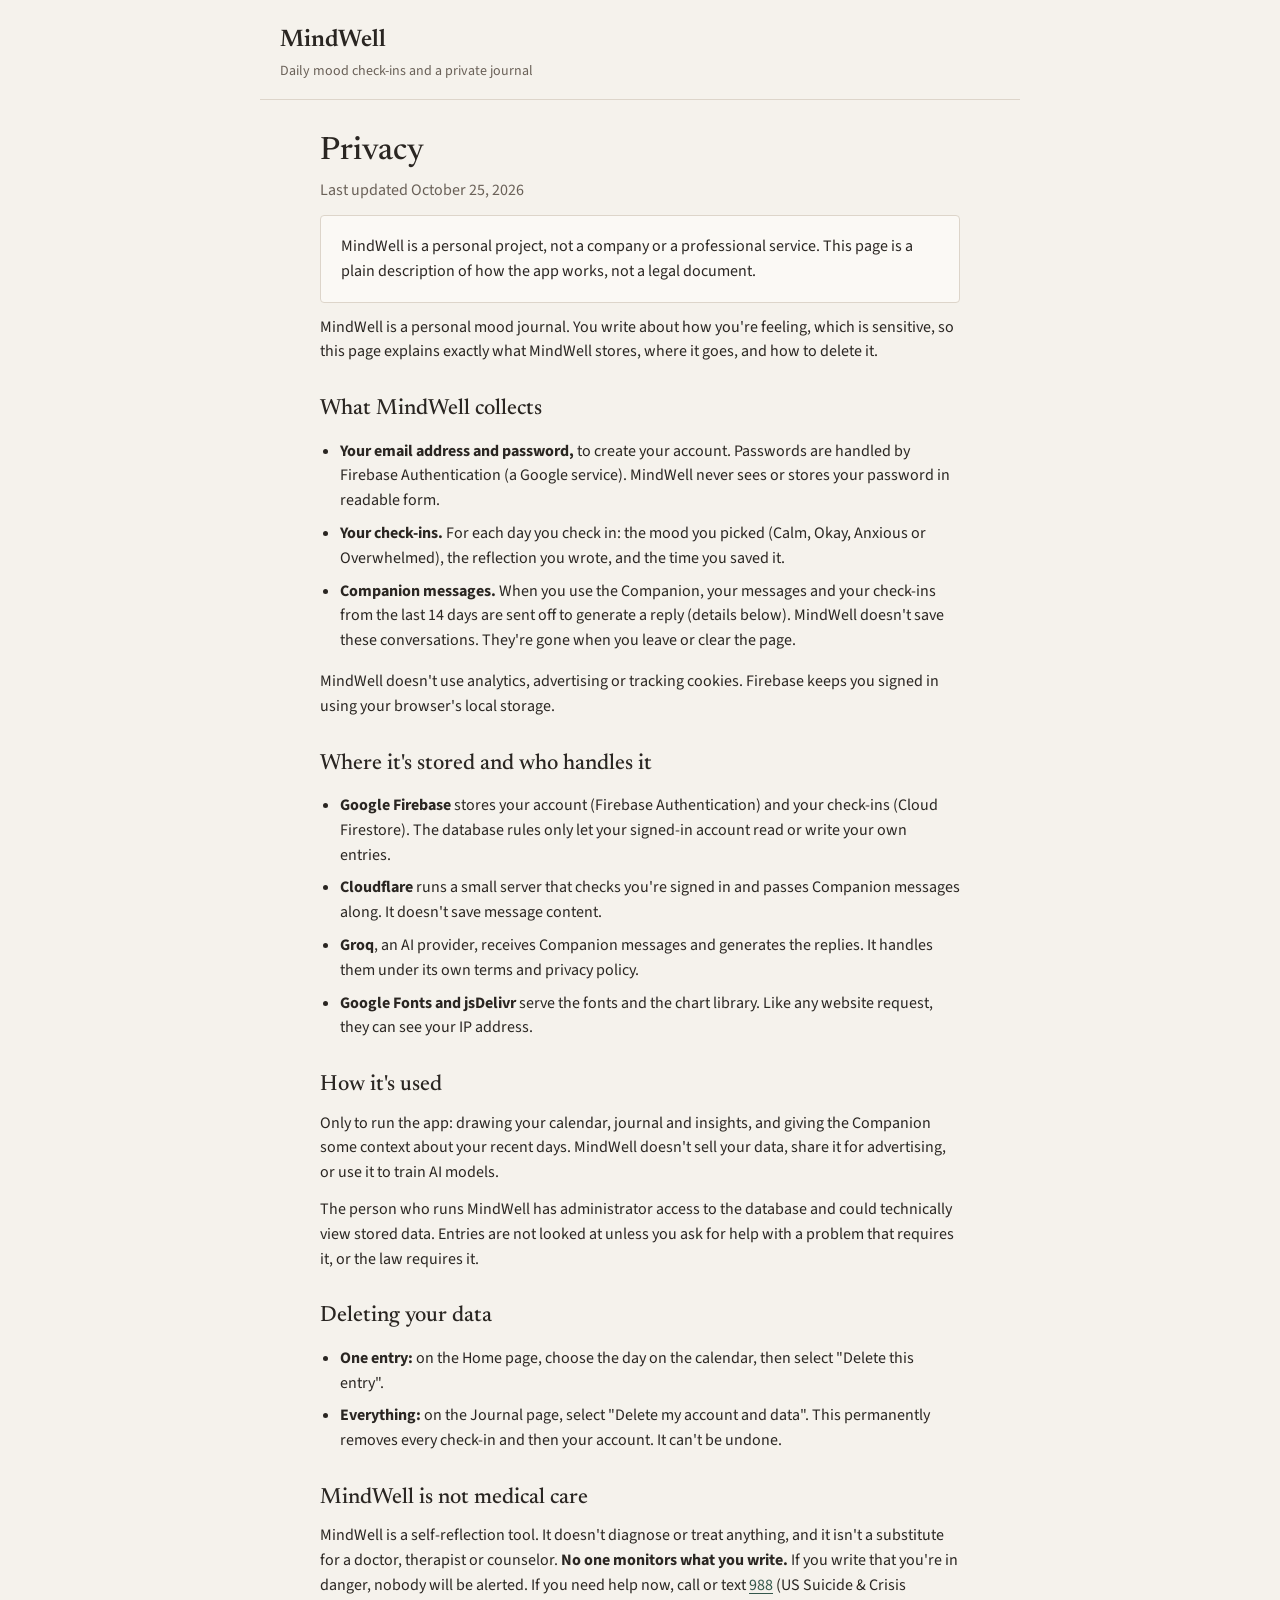
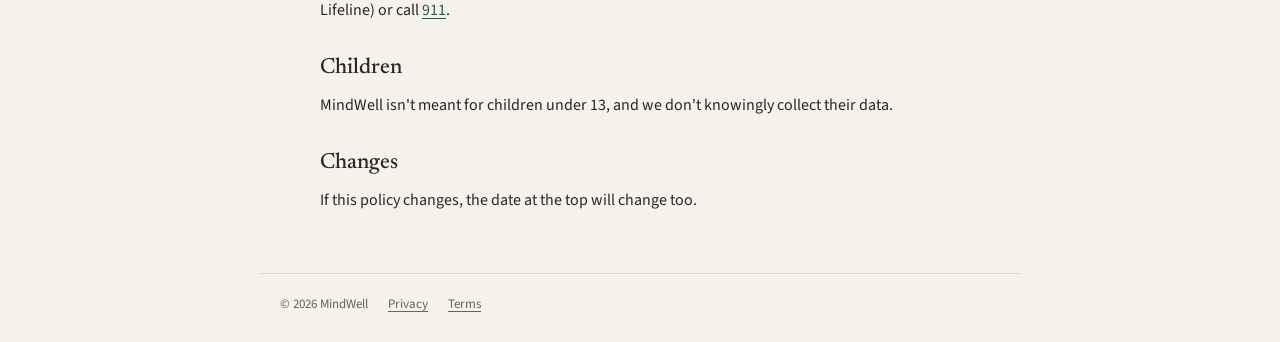
<file: privacy.html>
<!DOCTYPE html>
<html lang="en">
<head>
  <meta charset="UTF-8">
  <meta name="viewport" content="width=device-width, initial-scale=1">
  <title>Privacy · MindWell</title>
  <link rel="preconnect" href="https://fonts.googleapis.com">
  <link rel="preconnect" href="https://fonts.gstatic.com" crossorigin>
  <link rel="stylesheet" href="https://fonts.googleapis.com/css2?family=Newsreader:opsz,wght@6..72,500;6..72,600&family=Source+Sans+3:wght@400;600&display=swap">
  <link rel="stylesheet" href="styles.css">
</head>
<body>
  <header class="site-header">
    <div class="brand">
      <a class="wordmark" href="index.html">MindWell</a>
      <p class="tagline">Daily mood check-ins and a private journal</p>
    </div>
  </header>

  <main class="legal">
    <h1>Privacy</h1>
    <p class="muted">Last updated October 25, 2026</p>
    <p class="panel">
      MindWell is a personal project, not a company or a professional service. This page is a
      plain description of how the app works, not a legal document.
    </p>

    <p>
      MindWell is a personal mood journal. You write about how you're feeling, which is
      sensitive, so this page explains exactly what MindWell stores, where it goes, and how
      to delete it.
    </p>

    <h2>What MindWell collects</h2>
    <ul>
      <li>
        <strong>Your email address and password,</strong> to create your account. Passwords
        are handled by Firebase Authentication (a Google service). MindWell never sees or
        stores your password in readable form.
      </li>
      <li>
        <strong>Your check-ins.</strong> For each day you check in: the mood you picked
        (Calm, Okay, Anxious or Overwhelmed), the reflection you wrote, and the time you saved it.
      </li>
      <li>
        <strong>Companion messages.</strong> When you use the Companion, your messages and your
        check-ins from the last 14 days are sent off to generate a reply (details below).
        MindWell doesn't save these conversations. They're gone when you leave or clear the page.
      </li>
    </ul>
    <p>
      MindWell doesn't use analytics, advertising or tracking cookies. Firebase keeps you
      signed in using your browser's local storage.
    </p>

    <h2>Where it's stored and who handles it</h2>
    <ul>
      <li>
        <strong>Google Firebase</strong> stores your account (Firebase Authentication) and your
        check-ins (Cloud Firestore). The database rules only let your signed-in account read or
        write your own entries.
      </li>
      <li>
        <strong>Cloudflare</strong> runs a small server that checks you're signed in and passes
        Companion messages along. It doesn't save message content.
      </li>
      <li>
        <strong>Groq</strong>, an AI provider, receives Companion messages and generates the
        replies. It handles them under its own terms and privacy policy.
      </li>
      <li>
        <strong>Google Fonts and jsDelivr</strong> serve the fonts and the chart library. Like
        any website request, they can see your IP address.
      </li>
    </ul>

    <h2>How it's used</h2>
    <p>
      Only to run the app: drawing your calendar, journal and insights, and giving the
      Companion some context about your recent days. MindWell doesn't sell your data, share it
      for advertising, or use it to train AI models.
    </p>
    <p>
      The person who runs MindWell has administrator access to the database and could
      technically view stored data. Entries are not looked at unless you ask for help with a
      problem that requires it, or the law requires it.
    </p>

    <h2>Deleting your data</h2>
    <ul>
      <li>
        <strong>One entry:</strong> on the Home page, choose the day on the calendar, then
        select "Delete this entry".
      </li>
      <li>
        <strong>Everything:</strong> on the Journal page, select "Delete my account and data".
        This permanently removes every check-in and then your account. It can't be undone.
      </li>
    </ul>

    <h2>MindWell is not medical care</h2>
    <p>
      MindWell is a self-reflection tool. It doesn't diagnose or treat anything, and it isn't a
      substitute for a doctor, therapist or counselor. <strong>No one monitors what you write.</strong>
      If you write that you're in danger, nobody will be alerted. If you need help now, call or
      text <a href="tel:988">988</a> (US Suicide &amp; Crisis Lifeline) or call
      <a href="tel:911">911</a>.
    </p>

    <h2>Children</h2>
    <p>MindWell isn't meant for children under 13, and we don't knowingly collect their data.</p>

    <h2>Changes</h2>
    <p>If this policy changes, the date at the top will change too.</p>
  </main>

  <footer class="site-footer">
    <span>© 2026 MindWell</span>
    <a href="privacy.html" aria-current="page">Privacy</a>
    <a href="terms.html">Terms</a>
  </footer>
</body>
</html>
</file>
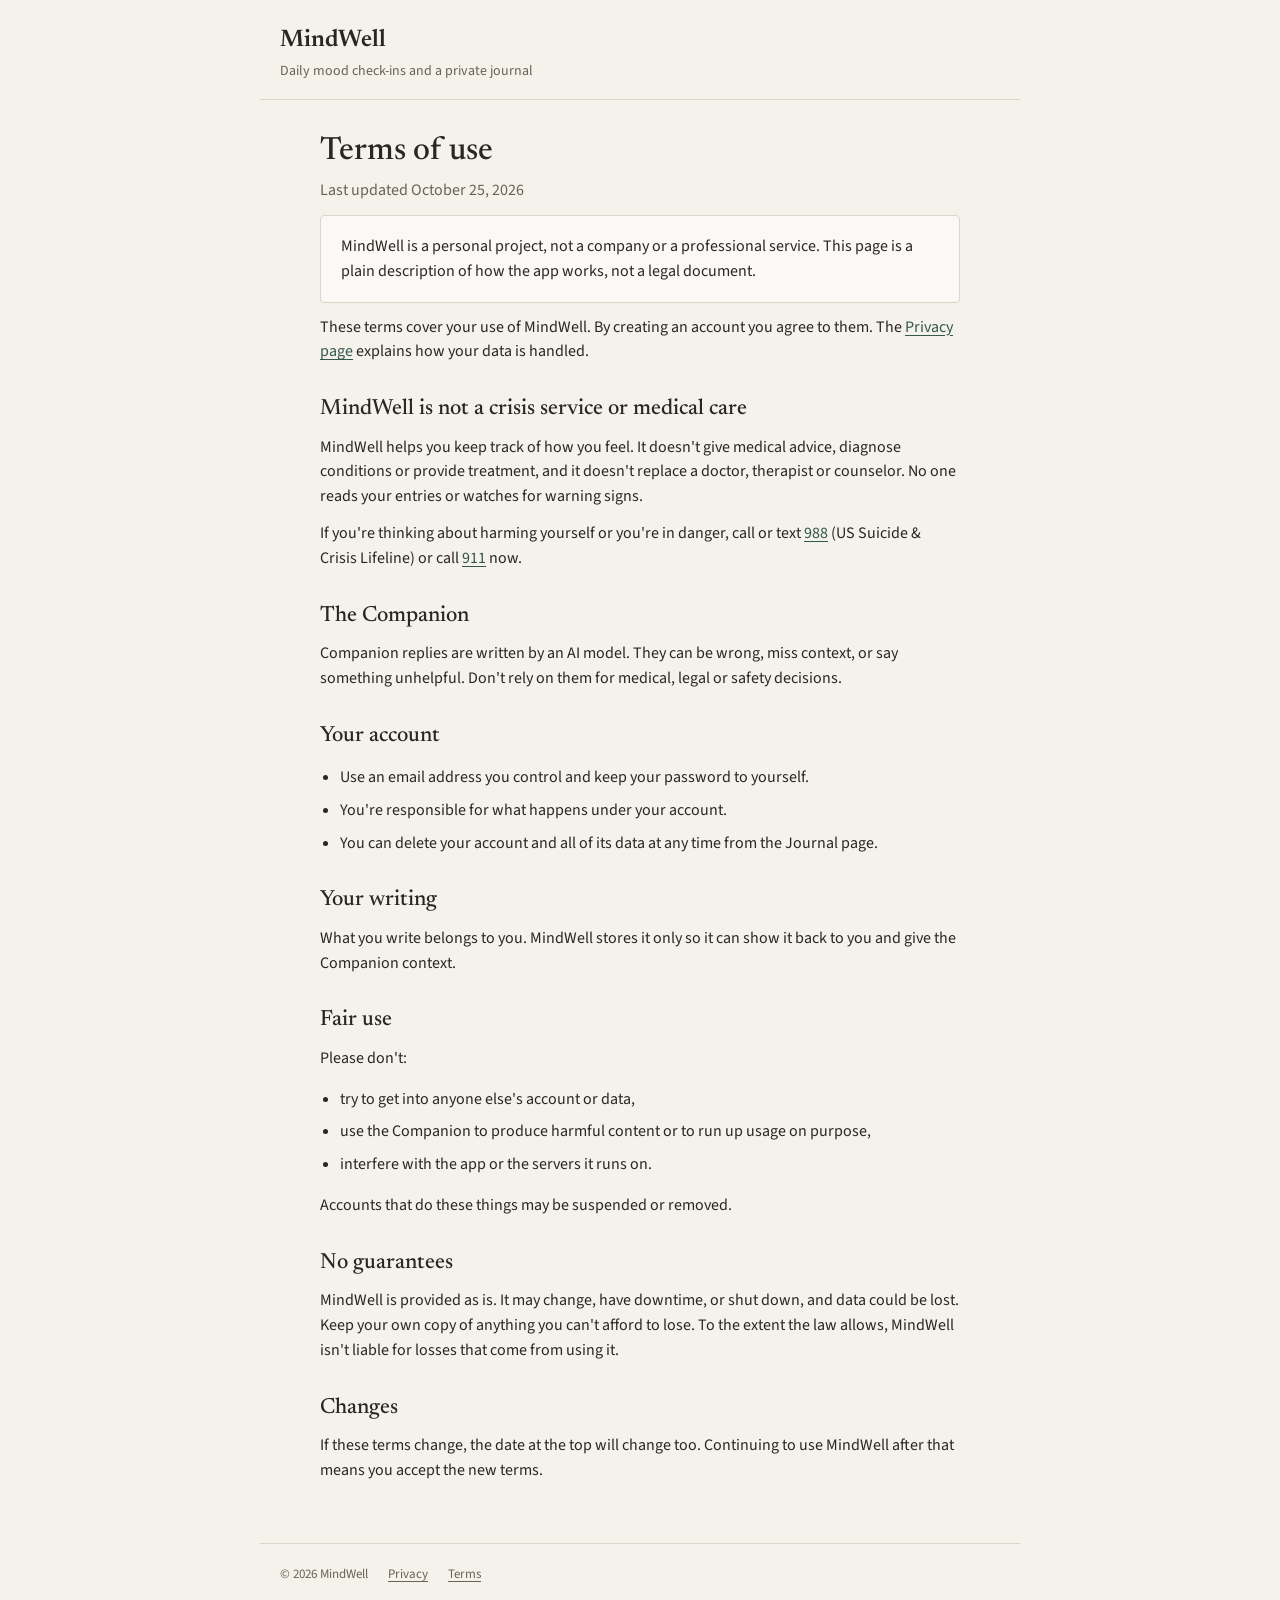
<file: terms.html>
<!DOCTYPE html>
<html lang="en">
<head>
  <meta charset="UTF-8">
  <meta name="viewport" content="width=device-width, initial-scale=1">
  <title>Terms · MindWell</title>
  <link rel="preconnect" href="https://fonts.googleapis.com">
  <link rel="preconnect" href="https://fonts.gstatic.com" crossorigin>
  <link rel="stylesheet" href="https://fonts.googleapis.com/css2?family=Newsreader:opsz,wght@6..72,500;6..72,600&family=Source+Sans+3:wght@400;600&display=swap">
  <link rel="stylesheet" href="styles.css">
</head>
<body>
  <header class="site-header">
    <div class="brand">
      <a class="wordmark" href="index.html">MindWell</a>
      <p class="tagline">Daily mood check-ins and a private journal</p>
    </div>
  </header>

  <main class="legal">
    <h1>Terms of use</h1>
    <p class="muted">Last updated October 25, 2026</p>
    <p class="panel">
      MindWell is a personal project, not a company or a professional service. This page is a
      plain description of how the app works, not a legal document.
    </p>

    <p>
      These terms cover your use of MindWell. By creating an account you agree to them. The
      <a href="privacy.html">Privacy page</a> explains how your data is handled.
    </p>

    <h2>MindWell is not a crisis service or medical care</h2>
    <p>
      MindWell helps you keep track of how you feel. It doesn't give medical advice, diagnose
      conditions or provide treatment, and it doesn't replace a doctor, therapist or counselor.
      No one reads your entries or watches for warning signs.
    </p>
    <p>
      If you're thinking about harming yourself or you're in danger, call or text
      <a href="tel:988">988</a> (US Suicide &amp; Crisis Lifeline) or call
      <a href="tel:911">911</a> now.
    </p>

    <h2>The Companion</h2>
    <p>
      Companion replies are written by an AI model. They can be wrong, miss context, or say
      something unhelpful. Don't rely on them for medical, legal or safety decisions.
    </p>

    <h2>Your account</h2>
    <ul>
      <li>Use an email address you control and keep your password to yourself.</li>
      <li>You're responsible for what happens under your account.</li>
      <li>You can delete your account and all of its data at any time from the Journal page.</li>
    </ul>

    <h2>Your writing</h2>
    <p>
      What you write belongs to you. MindWell stores it only so it can show it back to you and
      give the Companion context.
    </p>

    <h2>Fair use</h2>
    <p>Please don't:</p>
    <ul>
      <li>try to get into anyone else's account or data,</li>
      <li>use the Companion to produce harmful content or to run up usage on purpose,</li>
      <li>interfere with the app or the servers it runs on.</li>
    </ul>
    <p>Accounts that do these things may be suspended or removed.</p>

    <h2>No guarantees</h2>
    <p>
      MindWell is provided as is. It may change, have downtime, or shut down, and data could be
      lost. Keep your own copy of anything you can't afford to lose. To the extent the law
      allows, MindWell isn't liable for losses that come from using it.
    </p>

    <h2>Changes</h2>
    <p>If these terms change, the date at the top will change too. Continuing to use MindWell after that means you accept the new terms.</p>
  </main>

  <footer class="site-footer">
    <span>© 2026 MindWell</span>
    <a href="privacy.html">Privacy</a>
    <a href="terms.html" aria-current="page">Terms</a>
  </footer>
</body>
</html>
</file>
<file: styles.css>
/* ==========================================================================
   MindWell styles
   One stylesheet for every page. Page-specific rules are grouped at the
   bottom under a heading per page.
   ========================================================================== */

:root {
  --bg: #f5f2ec;
  --surface: #fbf9f5;
  --surface-sunk: #ede8e0;
  --text: #2a2622;
  --text-muted: #574f47;
  --text-dim: #6a6158;
  --line: #ddd5ca;
  --line-strong: #bfb5a7;

  --accent: #34574c;
  --accent-hover: #284439;
  --accent-tint: #e2eae5;
  --danger: #973c33;

  --radius: 4px;

  --serif: "Newsreader", Georgia, "Times New Roman", serif;
  --sans: "Source Sans 3", "Segoe UI", system-ui, sans-serif;

  /* Mood colors. The solid tone marks swatches, bars and chart points; the
     tint fills calendar days and badges behind dark text; the wash is the
     faint background the check-in panel takes on when a mood is picked. */
  --calm: #5b7f8f;
  --calm-tint: #dbe5ea;
  --calm-wash: #eef3f4;
  --okay: #7b8752;
  --okay-tint: #e3e7d3;
  --okay-wash: #f1f3e9;
  --anxious: #b2713f;
  --anxious-tint: #f0dfcc;
  --anxious-wash: #f8f0e6;
  --overwhelmed: #9b5450;
  --overwhelmed-tint: #ecd6d3;
  --overwhelmed-wash: #f6ecea;
}

/* --------------------------------------------------------------------------
   Base
   -------------------------------------------------------------------------- */

*, *::before, *::after { box-sizing: border-box; }

/* Class rules like .btn set display, which would otherwise beat [hidden]. */
[hidden] { display: none !important; }

body {
  margin: 0;
  min-height: 100vh;
  display: flex;
  flex-direction: column;
  background: var(--bg);
  color: var(--text);
  font-family: var(--sans);
  font-size: 16px;
  line-height: 1.55;
}

h1, h2, h3 {
  font-family: var(--serif);
  font-weight: 500;
  line-height: 1.2;
  color: var(--text);
}
h1 { font-size: 32px; margin: 0 0 8px; }
h2 { font-size: 22px; margin: 32px 0 12px; }
h3 { font-size: 18px; margin: 24px 0 10px; }

p { margin: 0 0 12px; }

a { color: var(--accent); text-underline-offset: 3px; }
a:hover { color: var(--accent-hover); }

::selection { background: var(--accent-tint); }

:focus-visible {
  outline: 2px solid var(--accent);
  outline-offset: 2px;
}

.lede { color: var(--text-muted); margin-bottom: 24px; }
.muted { color: var(--text-dim); }

.visually-hidden {
  position: absolute;
  width: 1px; height: 1px;
  overflow: hidden;
  clip: rect(0 0 0 0);
  white-space: nowrap;
}

/* --------------------------------------------------------------------------
   Header, nav, footer
   -------------------------------------------------------------------------- */

.site-header {
  width: 100%;
  max-width: 760px;
  margin: 0 auto;
  padding: 22px 20px 16px;
  display: flex;
  flex-wrap: wrap;
  align-items: baseline;
  justify-content: space-between;
  gap: 12px 24px;
  border-bottom: 1px solid var(--line);
}

.wordmark {
  font-family: var(--serif);
  font-size: 24px;
  font-weight: 600;
  color: var(--text);
  text-decoration: none;
}
.wordmark:hover { color: var(--text); }

.tagline { margin: 2px 0 0; font-size: 14px; color: var(--text-dim); }

.site-nav {
  display: flex;
  flex-wrap: wrap;
  gap: 4px 18px;
  font-size: 15px;
}
.site-nav a {
  color: var(--text-muted);
  text-decoration: none;
}
.site-nav a:hover { color: var(--text); text-decoration: underline; }
.site-nav a[aria-current="page"] {
  color: var(--text);
  font-weight: 600;
  text-decoration: underline;
  text-decoration-thickness: 1px;
  text-underline-offset: 6px;
}

.account {
  width: 100%;
  display: flex;
  justify-content: flex-end;
  align-items: baseline;
  gap: 14px;
  font-size: 13px;
  color: var(--text-dim);
}

.site-footer {
  width: 100%;
  max-width: 760px;
  margin: auto auto 0;
  padding: 20px 20px 28px;
  border-top: 1px solid var(--line);
  display: flex;
  flex-wrap: wrap;
  gap: 6px 20px;
  font-size: 13px;
  color: var(--text-dim);
}
.site-footer a { color: var(--text-dim); }
.site-footer a:hover { color: var(--text); }

main {
  width: 100%;
  max-width: 760px;
  margin: 0 auto;
  padding: 32px 20px 48px;
}

/* --------------------------------------------------------------------------
   Buttons and form controls
   -------------------------------------------------------------------------- */

button { font: inherit; }

.btn {
  display: inline-block;
  padding: 10px 18px;
  border: 1px solid var(--accent);
  border-radius: var(--radius);
  background: var(--accent);
  color: #fff;
  font-size: 15px;
  font-weight: 600;
  cursor: pointer;
  text-decoration: none;
}
.btn:hover { background: var(--accent-hover); border-color: var(--accent-hover); color: #fff; }
.btn:disabled { opacity: 0.55; cursor: default; }

.btn-secondary {
  background: transparent;
  border-color: var(--line-strong);
  color: var(--text);
}
.btn-secondary:hover { background: var(--surface-sunk); border-color: var(--line-strong); color: var(--text); }

.btn-danger {
  background: var(--danger);
  border-color: var(--danger);
}
.btn-danger:hover { background: #7c3029; border-color: #7c3029; }

.link-button {
  padding: 0;
  border: 0;
  background: none;
  color: var(--text-muted);
  font-size: inherit;
  text-decoration: underline;
  text-underline-offset: 3px;
  cursor: pointer;
}
.link-button:hover { color: var(--text); }
.link-button.danger { color: var(--danger); }

label {
  display: block;
  margin-bottom: 6px;
  font-size: 14px;
  font-weight: 600;
  color: var(--text-muted);
}

textarea,
input[type="email"],
input[type="password"],
input[type="text"] {
  width: 100%;
  padding: 10px 12px;
  border: 1px solid var(--line-strong);
  border-radius: var(--radius);
  background: var(--surface);
  color: var(--text);
  font: inherit;
  font-size: 15px;
}
textarea { resize: vertical; }
textarea::placeholder,
input::placeholder { color: var(--text-dim); }
textarea:focus,
input:focus { border-color: var(--accent); }

.panel {
  padding: 18px 20px;
  border: 1px solid var(--line);
  border-radius: var(--radius);
  background: var(--surface);
}

.status-line {
  min-height: 22px;
  margin-top: 10px;
  font-size: 14px;
  color: var(--text-muted);
}
.status-line.error { color: var(--danger); }
.status-line:empty { display: none; }

/* Skeleton placeholders shown while Firestore data loads. */
.skeleton {
  display: block;
  border-radius: var(--radius);
  background: var(--surface-sunk);
  animation: skeleton-pulse 1.2s ease-in-out infinite alternate;
}
.skeleton-line { height: 12px; margin: 6px 0; }
.skeleton-line.short { width: 28%; }
.skeleton-line.mid { width: 64%; }
.calendar-day.skeleton { border-color: transparent; min-height: 44px; }
.stat .skeleton-line { margin: 0; }
@keyframes skeleton-pulse {
  from { opacity: 1; }
  to   { opacity: 0.5; }
}

/* Mood swatch and badge, shared by the check-in, journal and insights. */
.swatch {
  display: inline-block;
  width: 10px;
  height: 10px;
  border-radius: 2px;
  flex-shrink: 0;
}
.swatch-calm        { background: var(--calm); }
.swatch-okay        { background: var(--okay); }
.swatch-anxious     { background: var(--anxious); }
.swatch-overwhelmed { background: var(--overwhelmed); }

.mood-badge {
  display: inline-flex;
  align-items: center;
  gap: 6px;
  padding: 1px 8px;
  border-radius: var(--radius);
  font-size: 13px;
  font-weight: 600;
  color: var(--text);
}
.badge-calm        { background: var(--calm-tint); }
.badge-okay        { background: var(--okay-tint); }
.badge-anxious     { background: var(--anxious-tint); }
.badge-overwhelmed { background: var(--overwhelmed-tint); }

/* --------------------------------------------------------------------------
   Check-in (index.html)
   -------------------------------------------------------------------------- */

.calendar-head {
  display: flex;
  justify-content: space-between;
  align-items: baseline;
}

#calendar {
  display: grid;
  grid-template-columns: repeat(7, 1fr);
  gap: 4px;
  margin: 8px 0 32px;
}

.cal-weekday {
  padding-bottom: 4px;
  text-align: center;
  font-size: 12px;
  font-weight: 600;
  color: var(--text-dim);
}

.calendar-day {
  padding: 10px 0;
  border: 1px solid var(--line);
  border-radius: var(--radius);
  background: var(--surface);
  color: var(--text-muted);
  font-size: 14px;
  font-variant-numeric: tabular-nums;
  text-align: center;
  cursor: pointer;
}
.calendar-day:hover { border-color: var(--line-strong); color: var(--text); }
.calendar-day.today { font-weight: 600; color: var(--text); text-decoration: underline; text-underline-offset: 3px; }
.calendar-day.is-selected { border-color: var(--text); color: var(--text); }

.day-calm        { background: var(--calm-tint);        border-color: var(--calm);        color: var(--text); }
.day-okay        { background: var(--okay-tint);        border-color: var(--okay);        color: var(--text); }
.day-anxious     { background: var(--anxious-tint);     border-color: var(--anxious);     color: var(--text); }
.day-overwhelmed { background: var(--overwhelmed-tint); border-color: var(--overwhelmed); color: var(--text); }

.checkin {
  padding: 20px;
  border: 1px solid var(--line);
  border-radius: var(--radius);
  background: var(--surface);
  transition: background-color 0.4s ease;
}
body.calm .checkin        { background: var(--calm-wash); }
body.okay .checkin        { background: var(--okay-wash); }
body.anxious .checkin     { background: var(--anxious-wash); }
body.overwhelmed .checkin { background: var(--overwhelmed-wash); }

.checkin h2 { margin-top: 0; }

.mood-buttons {
  display: flex;
  gap: 8px;
  margin: 16px 0;
}
.mood-buttons button {
  flex: 1;
  display: flex;
  align-items: center;
  justify-content: center;
  gap: 8px;
  padding: 11px 8px;
  border: 1px solid var(--line-strong);
  border-radius: var(--radius);
  background: var(--surface);
  color: var(--text);
  font-size: 15px;
  cursor: pointer;
}
.mood-buttons button:hover { border-color: var(--text-dim); }
.mood-buttons button[aria-pressed="true"] { font-weight: 600; border-color: var(--text); }
.mood-buttons button[data-mood="Calm"][aria-pressed="true"]        { background: var(--calm-tint); }
.mood-buttons button[data-mood="Okay"][aria-pressed="true"]        { background: var(--okay-tint); }
.mood-buttons button[data-mood="Anxious"][aria-pressed="true"]     { background: var(--anxious-tint); }
.mood-buttons button[data-mood="Overwhelmed"][aria-pressed="true"] { background: var(--overwhelmed-tint); }

#reflection { min-height: 110px; }

.checkin-actions {
  display: flex;
  flex-wrap: wrap;
  align-items: center;
  gap: 12px 20px;
  margin-top: 14px;
}

.entry-view { margin-top: 24px; }
.entry-view h2 { margin-top: 0; font-size: 19px; }
.entry-view .reflection-text { white-space: pre-wrap; }
.entry-view .note { margin: 12px 0 0; color: var(--text-muted); font-size: 15px; }

/* --------------------------------------------------------------------------
   Journal (journal.html)
   -------------------------------------------------------------------------- */

.entry {
  padding: 18px 0;
  border-bottom: 1px solid var(--line);
}
.entry:first-child { border-top: 1px solid var(--line); }
.entry-meta {
  display: flex;
  align-items: center;
  gap: 12px;
  margin-bottom: 6px;
  font-size: 14px;
  font-weight: 600;
}
.entry .reflection { color: var(--text-muted); white-space: pre-wrap; }

.account-section {
  margin-top: 48px;
  padding-top: 8px;
  border-top: 1px solid var(--line);
}
#delete-form { max-width: 360px; }
#delete-form input { margin-bottom: 4px; }

/* --------------------------------------------------------------------------
   Insights (insights.html)
   -------------------------------------------------------------------------- */

.stat {
  display: grid;
  grid-template-columns: 9rem 1fr 2.5rem;
  align-items: center;
  gap: 14px;
  padding: 10px 0;
  border-bottom: 1px solid var(--line);
  font-size: 15px;
}
.stat-label { display: flex; align-items: center; gap: 8px; }
.stat-count {
  text-align: right;
  font-weight: 600;
  font-variant-numeric: tabular-nums;
}
.bar-wrap {
  height: 6px;
  border-radius: 2px;
  background: var(--surface-sunk);
  overflow: hidden;
}
.bar { height: 100%; }
.bar-calm        { background: var(--calm); }
.bar-okay        { background: var(--okay); }
.bar-anxious     { background: var(--anxious); }
.bar-overwhelmed { background: var(--overwhelmed); }

#streak { margin-top: 20px; }
#streak strong { font-variant-numeric: tabular-nums; }

.summary { margin-top: 20px; color: var(--text-muted); }
.summary strong { color: var(--text); }

.chart-section h2 { margin-top: 40px; }
.chart-box {
  margin-bottom: 16px;
  padding: 16px;
  border: 1px solid var(--line);
  border-radius: var(--radius);
  background: var(--surface);
}
.chart-box canvas { max-height: 260px; }

/* --------------------------------------------------------------------------
   Resources (resources.html)
   -------------------------------------------------------------------------- */

.crisis { margin-bottom: 8px; }
.crisis h2 { margin-top: 0; font-size: 20px; }
.crisis ul { margin: 0; padding-left: 20px; }
.crisis li { margin-bottom: 8px; }

details { border-top: 1px solid var(--line); }
details:last-of-type { border-bottom: 1px solid var(--line); }
summary {
  padding: 14px 0;
  font-weight: 600;
  cursor: pointer;
}
summary::marker { color: var(--text-dim); }
summary .muted { font-weight: 400; }
.details-body { padding: 0 0 12px 20px; }
.details-body ol,
.details-body ul { margin: 0 0 12px; padding-left: 20px; }
.details-body li { margin-bottom: 6px; }

/* --------------------------------------------------------------------------
   Privacy and terms
   -------------------------------------------------------------------------- */

.legal { max-width: 680px; }
.legal ul { padding-left: 20px; }
.legal li { margin-bottom: 8px; }

/* --------------------------------------------------------------------------
   Login (login.html)
   -------------------------------------------------------------------------- */

.auth-main { display: flex; justify-content: center; }

.auth-card {
  width: 100%;
  max-width: 380px;
  margin-top: 16px;
  padding: 28px;
  border: 1px solid var(--line);
  border-radius: var(--radius);
  background: var(--surface);
}
.auth-card h1 { font-size: 26px; }

.tabs {
  display: flex;
  margin: 16px 0 22px;
  border-bottom: 1px solid var(--line);
}
.tab {
  flex: 1;
  padding: 8px;
  margin-bottom: -1px;
  border: 0;
  border-bottom: 2px solid transparent;
  background: none;
  color: var(--text-dim);
  font-size: 15px;
  font-weight: 600;
  cursor: pointer;
}
.tab:hover { color: var(--text); }
.tab[aria-selected="true"] { color: var(--text); border-bottom-color: var(--accent); }

.auth-card input { margin-bottom: 16px; }
.auth-card .btn { width: 100%; }
.auth-card .status-line { text-align: center; }
.consent { margin: 12px 0 0; font-size: 13px; color: var(--text-dim); }

/* --------------------------------------------------------------------------
   Companion (chat.html)
   -------------------------------------------------------------------------- */

.disclaimer {
  margin-bottom: 20px;
  padding: 12px 14px;
  border: 1px solid var(--line);
  border-radius: var(--radius);
  background: var(--surface);
  font-size: 14px;
  color: var(--text-muted);
}

.setup-note {
  display: none;
  padding: 16px;
  border: 1px solid var(--danger);
  border-radius: var(--radius);
  font-size: 15px;
}
.setup-note.on { display: block; }
.setup-note code {
  padding: 1px 5px;
  border-radius: 3px;
  background: var(--surface-sunk);
  font-size: 14px;
}

.status { display: none; }
.status.on { display: block; }

.chat { display: none; flex-direction: column; }
.chat.on { display: flex; }

.companion-strip {
  display: flex;
  align-items: center;
  gap: 12px;
  padding-bottom: 12px;
  margin-bottom: 12px;
  border-bottom: 1px solid var(--line);
}
.companion-strip .mascot { width: 40px; height: 46px; flex-shrink: 0; }
.strip-name { font-weight: 600; }
.strip-sub { font-size: 13px; color: var(--text-dim); }

#transcript {
  min-height: 320px;
  max-height: 54vh;
  overflow-y: auto;
  padding: 4px 2px 8px;
  margin-bottom: 14px;
}
.msg {
  max-width: 82%;
  margin-bottom: 10px;
  padding: 10px 14px;
  border: 1px solid var(--line);
  border-radius: var(--radius);
  font-size: 15px;
  white-space: pre-wrap;
  overflow-wrap: break-word;
}
.msg.user { margin-left: auto; background: var(--accent-tint); border-color: #c9d7cf; }
.msg.bot { margin-right: auto; background: var(--surface); }
.msg.bot.thinking { color: var(--text-dim); }

.crisis-card {
  margin: 4px 0 12px;
  padding: 14px 16px;
  border: 1px solid var(--anxious);
  border-radius: var(--radius);
  background: var(--anxious-wash);
  font-size: 15px;
}
.crisis-card strong:first-child { display: block; margin-bottom: 4px; }

.composer { display: flex; gap: 10px; align-items: flex-end; }
#chat-input {
  flex: 1;
  height: 48px;
  max-height: 140px;
  resize: none;
}
#send-btn { height: 48px; }

.chat-meta {
  display: flex;
  justify-content: space-between;
  align-items: center;
  gap: 12px;
  margin-top: 12px;
  font-size: 13px;
  color: var(--text-dim);
}

/* Luna, the companion mascot (markup in mascot.js). */
.mw-shadow { fill: rgba(42, 38, 34, 0.12); }
.mw-stem   { stroke: var(--text-dim); stroke-width: 2.5; stroke-linecap: round; }
.mw-tip    { fill: var(--anxious); }
.mw-visor  { fill: #2f3a36; }
.mw-eye    { fill: #f0dfcc; transform-box: view-box; }
.mw-smile  { fill: none; stroke: #f0dfcc; stroke-width: 2; stroke-linecap: round; }
.mw-cheek  { fill: var(--overwhelmed); opacity: 0.35; }
.mw-shell  { fill: #ece6dc; stroke: var(--line-strong); stroke-width: 1; }
.mw-limb   { fill: #d9d0c3; stroke: var(--line-strong); stroke-width: 1; }

.mw-eye-l { transform-origin: 49px 65px; animation: mw-blink 6.5s ease-in-out infinite; }
.mw-eye-r { transform-origin: 71px 65px; animation: mw-blink 6.5s ease-in-out infinite; }
@keyframes mw-blink {
  0%, 92%, 100% { transform: scaleY(1); }
  95%           { transform: scaleY(0.12); }
}

/* --------------------------------------------------------------------------
   Narrow screens and reduced motion
   -------------------------------------------------------------------------- */

@media (max-width: 620px) {
  h1 { font-size: 27px; }
  .account { justify-content: flex-start; }
  .mood-buttons { flex-wrap: wrap; }
  .mood-buttons button { flex: 1 1 calc(50% - 4px); }
  #calendar { gap: 3px; }
  .calendar-day { padding: 8px 0; font-size: 13px; }
  .stat { grid-template-columns: 7.5rem 1fr 2rem; }
  .msg { max-width: 92%; }
  #transcript { max-height: 46vh; }
}

@media (prefers-reduced-motion: reduce) {
  *, *::before, *::after {
    animation: none !important;
    transition: none !important;
  }
}
</file>
